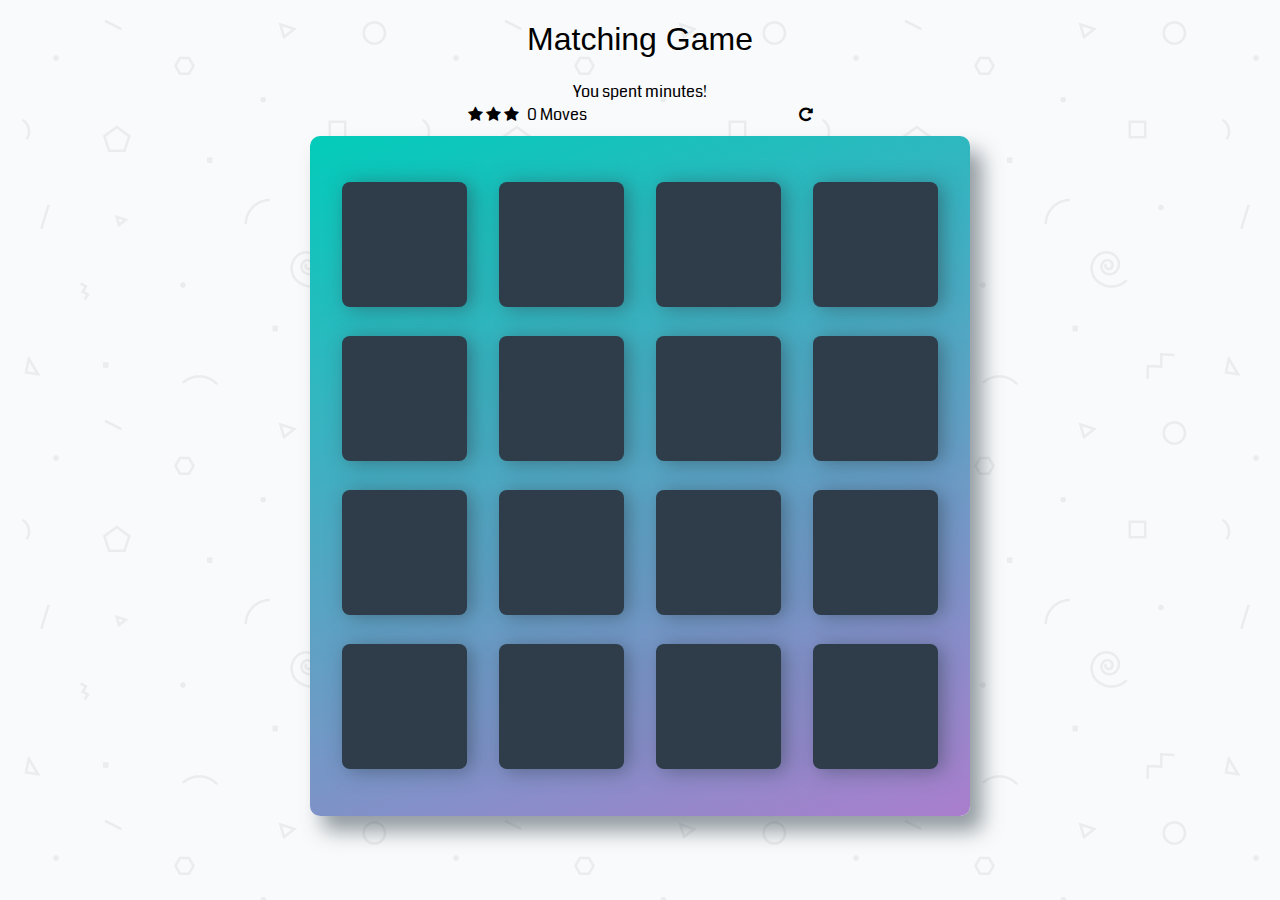
<file: 5. project_ Memory Game/index.html>
<!doctype html>
<html lang="en">
<head>
    <meta charset="utf-8">
    <title>Matching Game</title>
    <meta name="description" content="">
    <link rel="stylesheet prefetch" href="https://maxcdn.bootstrapcdn.com/font-awesome/4.6.1/css/font-awesome.min.css">
    <link rel="stylesheet prefetch" href="https://fonts.googleapis.com/css?family=Coda">
    <link rel="stylesheet" href="css/app.css">
</head>
<body>

    <div class="container">
        <header>
            <h1>Matching Game</h1>
        </header>
        <div>You spent <span id="time"></span> minutes!</div>

        <section class="score-panel">
        	<ul class="stars">
        		<li><i class="fa fa-star"></i></li>
        		<li><i class="fa fa-star"></i></li>
        		<li><i class="fa fa-star"></i></li>
        	</ul>

        	<span class="moves">0</span> Moves



            <div class="restart">
        		<i class="fa fa-repeat"></i>
        	</div>
        </section>

        <ul class="deck">
            <li class="card">
                <i class="fa fa-diamond"></i>
            </li>
            <li class="card">
                <i class="fa fa-paper-plane-o"></i>
            </li>
            <li class="card">
                <i class="fa fa-anchor"></i>
            </li>
            <li class="card">
                <i class="fa fa-bolt"></i>
            </li>
            <li class="card">
                <i class="fa fa-cube"></i>
            </li>
            <li class="card">
                <i class="fa fa-anchor"></i>
            </li>
            <li class="card">
                <i class="fa fa-leaf"></i>
            </li>
            <li class="card">
                <i class="fa fa-bicycle"></i>
            </li>
            <li class="card">
                <i class="fa fa-diamond"></i>
            </li>
            <li class="card">
                <i class="fa fa-bomb"></i>
            </li>
            <li class="card">
                <i class="fa fa-leaf"></i>
            </li>
            <li class="card">
                <i class="fa fa-bomb"></i>
            </li>
            <li class="card">
                <i class="fa fa-bolt"></i>
            </li>
            <li class="card">
                <i class="fa fa-bicycle"></i>
            </li>
            <li class="card">
                <i class="fa fa-paper-plane-o"></i>
            </li>
            <li class="card">
                <i class="fa fa-cube"></i>
            </li>
        </ul>
    </div>


    <script src="http://ajax.googleapis.com/ajax/libs/jquery/1.9.1/jquery.min.js"></script>
    <script src="js/app.js"></script>



    <div id="win" style="display:none;">
        <div class="overlay"></div>
        <div class="visible">
            <div class="content">
                <p>Congratulations! You Won!</p>
                <p class="allTime"></p>
                <button type="button" onClick="window.location.reload()">Play again</button>
            </div>
        </div>
    </div>

</body>
</html>
</file>
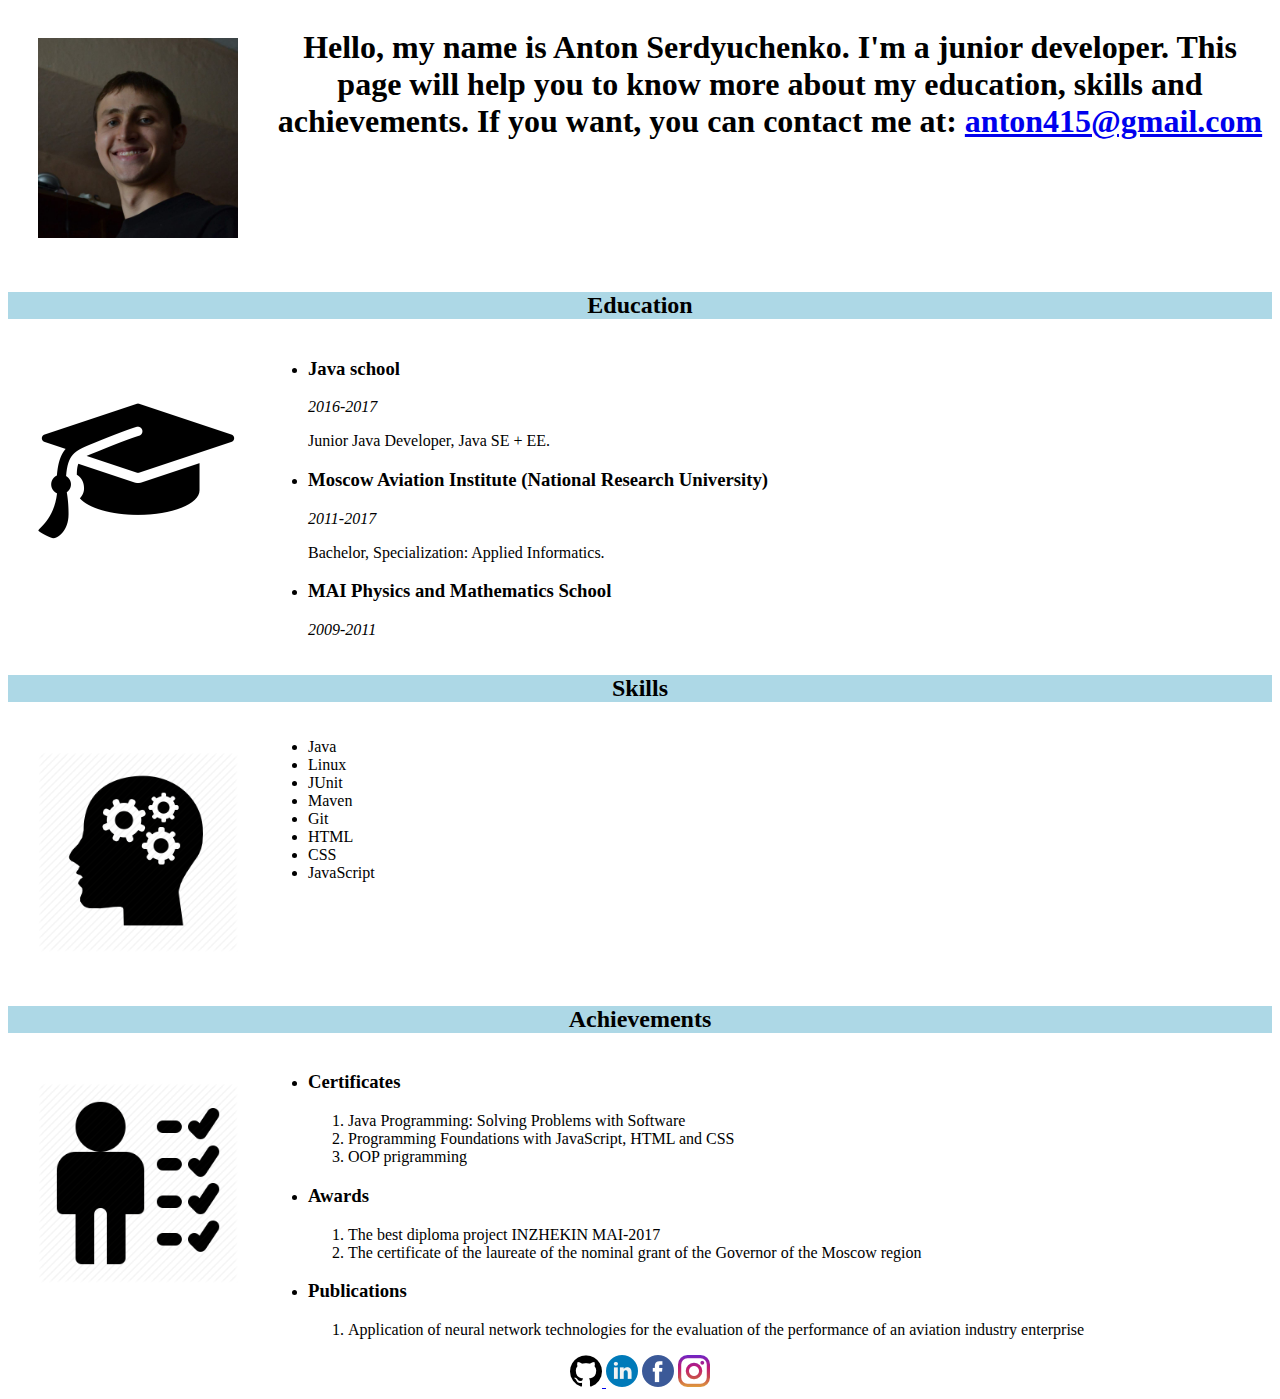
<file: Make a Web Page/index.html>
<!DOCTYPE html>
<html lang="en-US">
<head>
  <meta charset="UTF-8">
  <title>A. Serdyuchenko</title>
  <link rel="stylesheet" href="style.css">
</head>
<body>
  <header>
    <div class="MyCV">
        <div class="icon"><img src="icon/Anton_Serdyuchenko.jpg" alt="MyFace" style="width:200px;height:200px;"></div>
          <div class="description">
          <h1>Hello, my name is Anton Serdyuchenko. I'm a junior developer. This page will help you to know more about my education, skills and achievements. If you want, you can contact me at: <a href="mailto:anton415@gmail.com">anton415@gmail.com</a></h1>
        </div>
      </div>
  </header>
  <div>
    <div>
      <h2>Education</h2>
      <div class="Education">
          <div class="icon"><img src="icon/education.png" alt="education" style="width:200px;height:200px;"></div>
            <div class="description">
              <ul>
                <li>
                  <h3>Java school</h3>
                  <div>
                    <p><i>2016-2017</i></p>
                    <p>Junior Java Developer, Java SE + EE.</p>
                  </div>
                </li>
                <li>
                  <h3>Moscow Aviation Institute (National Research University)</h3>
                  <div>
                    <p><i>2011-2017</i></p>
                    <p>Bachelor, Specialization: Applied Informatics.</p>
                  </div>
                </li>
                <li>
                  <h3>MAI Physics and Mathematics School</h3>
                  <div>
                    <p><i>2009-2011</i></p>
                  </div>
                </li>
              </ul>
          </div>
        </div>
      <h2>Skills</h2>
        <div class="Skills">
          <div class="icon"><img src="icon/skills.png" alt="skills" style="width:200px;height:200px;"></div>
            <div class="description">
              <ul>
                <li>Java</li>
                <li>Linux</li>
                <li>JUnit</li>
                <li>Maven</li>
                <li>Git</li>
                <li>HTML</li>
                <li>CSS</li>
                <li>JavaScript</li>
              </ul>
            </div>
          </div>
      <h2>Achievements</h2>
      <div class="Achievements">
        <div class="icon"><img src="icon/achievements.png" alt="achievements" style="width:200px;height:200px;"></div>
          <div class="description">
            <ul>
              <li>
                <h3>Certificates</h3>
                <div>
                  <ol>
                    <li>Java Programming: Solving Problems with Software</li>
                    <li>Programming Foundations with JavaScript, HTML and CSS</li>
                    <li>OOP prigramming</li>
                  </ol>
                </div>
              </li>
              <li>
                <h3>Awards</h3>
                <div>
                  <ol>
                    <li>The best diploma project INZHEKIN MAI-2017</li>
                    <li>The certificate of the laureate of the nominal grant of the Governor of the Moscow region</li>
                  </ol>
                </div>
              </li>
              <li>
                <h3>Publications</h3>
                <div>
                  <ol>
                    <li>Application of neural network technologies for the evaluation of the performance of an aviation industry enterprise</li>
                  </ol>
                </div>
              </li>
          </ul>
        </div>
      </div>
    </div>
  </div>
  <footer>
    <a href="https://github.com/anton415">  <img src="icon/github-logo.png" alt="gitHub"> </a>
    <a href="https://www.linkedin.com/in/antonserdyuchenko"><img src="icon/linkedin.png" alt="linkedIn"></a>
    <a href="https://www.facebook.com/anton4152"><img src="icon/facebook.png" alt="facebook"></a>
    <a href="https://www.instagram.com/antonserdyuchenko/"><img src="icon/instagram.png" alt="instagram"></a>
  </footer>
</body>
</html>
</file>
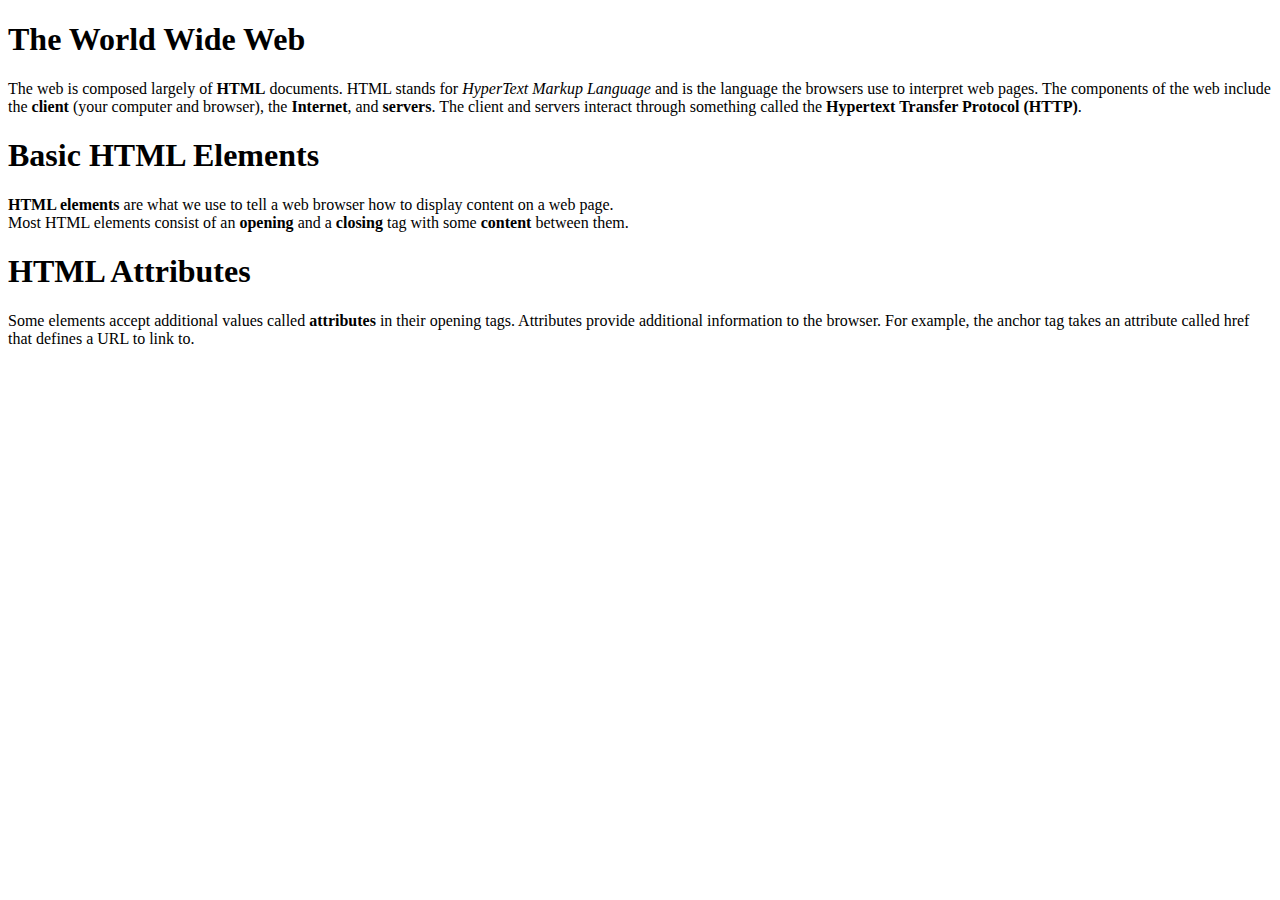
<file: 1. project_ HTML Basics/notes.html>
<!DOCTYPE html>
<html>
  <head>
    <title>HTML Basics. Summary.</title>
  </head>
  <body>
    <div>
      <h1>The World Wide Web</h1>
      <p>
        The web is composed largely of <b>HTML</b> documents. HTML stands for <em>HyperText Markup Language</em> and is the language the browsers use to interpret web pages. The components of the web include the <b>client</b> (your computer and browser), the <b>Internet</b>, and <b>servers</b>. The client and servers interact through something called the <b>Hypertext Transfer Protocol (HTTP)</b>.
      </p>
    </div>
    <div>
      <h1>Basic HTML Elements</h1>
      <p>
        <b>HTML elements</b> are what we use to tell a web browser how to display content on a web page.
        <br>
        Most HTML elements consist of an <b>opening</b> and a <b>closing</b> tag with some <b>content</b> between them.
      </p>
    </div>
    <div>
      <h1>HTML Attributes</h1>
      <p>
        Some elements accept additional values called <b>attributes</b> in their opening tags. Attributes provide additional information to the browser. For example, the anchor tag takes an attribute called href that defines a URL to link to.
      </p>
    </div>
  </body>
</html>
</file>
<file: 5. project_ Memory Game/css/app.css>
html {
    box-sizing: border-box;
}

*,
*::before,
*::after {
    box-sizing: inherit;
}

html,
body {
    width: 100%;
    height: 100%;
    margin: 0;
    padding: 0;
}

body {
    background: #ffffff url('../img/geometry2.png'); /* Background pattern from Subtle Patterns */
    font-family: 'Coda', cursive;
}

.container {
    display: flex;
    justify-content: center;
    align-items: center;
    flex-direction: column;
}

h1 {
    font-family: 'Open Sans', sans-serif;
    font-weight: 300;
}

/*
 * Styles for the deck of cards
 */

.deck {
    width: 660px;
    min-height: 680px;
    background: linear-gradient(160deg, #02ccba 0%, #aa7ecd 100%);
    padding: 32px;
    border-radius: 10px;
    box-shadow: 12px 15px 20px 0 rgba(46, 61, 73, 0.5);
    display: flex;
    flex-wrap: wrap;
    justify-content: space-between;
    align-items: center;
    margin: 0 0 3em;
}

.deck .card {
    height: 125px;
    width: 125px;
    background: #2e3d49;
    font-size: 0;
    color: #ffffff;
    border-radius: 8px;
    cursor: pointer;
    display: flex;
    justify-content: center;
    align-items: center;
    box-shadow: 5px 2px 20px 0 rgba(46, 61, 73, 0.5);
}

.deck .card.open {
    transform: rotateY(0);
    background: #02b3e4;
    cursor: default;
}

.deck .card.show {
    font-size: 33px;
}

.deck .card.match {
    cursor: default;
    background: #02ccba;
    font-size: 33px;
}

/*
 * Styles for the Score Panel
 */

.score-panel {
    text-align: left;
    width: 345px;
    margin-bottom: 10px;
}

.score-panel .stars {
    margin: 0;
    padding: 0;
    display: inline-block;
    margin: 0 5px 0 0;
}

.score-panel .stars li {
    list-style: none;
    display: inline-block;
}

.score-panel .restart {
    float: right;
    cursor: pointer;
}

/*
 * Styles for Congratulations
 */
.overlay {
    background: #000;
    position: fixed;
    left: 0;
    right: 0;
    top: 0;
    bottom: 0;
    z-index: 1000;
    opacity: .5;
}
.visible {
    background: #fff;
    position: fixed;
    left: 50%;
    top: 50%;
    margin-top: -200px;
    overflow: hidden;
    z-index: 2000;
    width: 500px;
    padding: 0px;
    margin-left: -250px;
}
#win button {
    width: 100%;
    line-height: 20px;
    margin: 0 auto;
    border: none;
    background: transparent;
    color: blue;
}
#win button[type="button"]:hover {
    cursor: pointer;
    color: navy;
    text-decoration: underline;
}
#win h3 {
    text-align: center;
    color: #555;
}
.content {
    text-align: center;
    padding: 0 1em;
    border-top: 1px solid #ccc;
    border-bottom: 1px solid #ccc;
    background: WhiteSmoke;
}
</file>
<file: Make a Web Page/style.css>
header, footer {
  text-align: center;
}

h2 {
  background-color: lightblue;
  text-align: center;
}

.icon {
  margin: 30px;
}

.Skills, .MyCV, .Education, .Achievements {
  display: -webkit-flex;
  display: flex;
}
</file>
